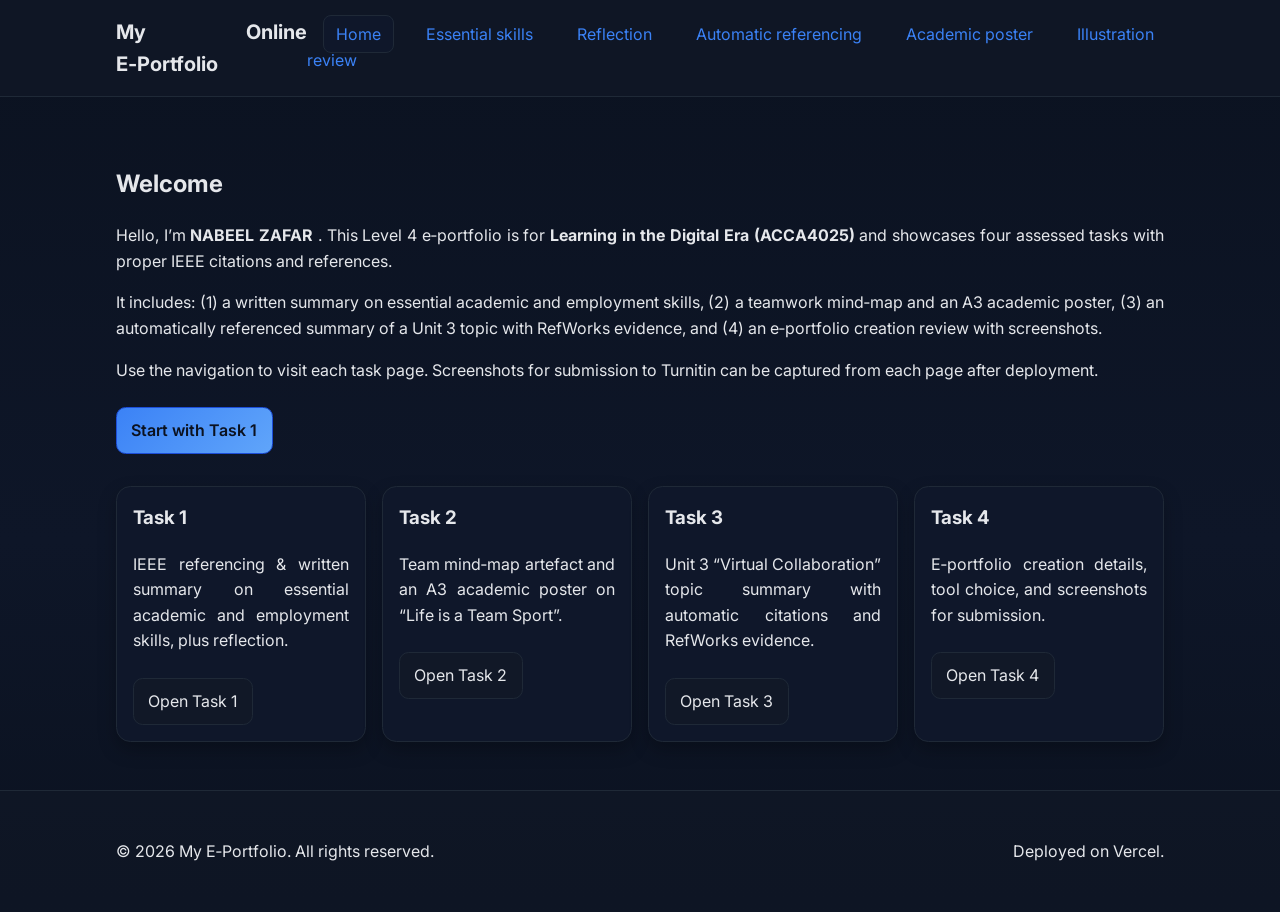
<file: index.html>
<!DOCTYPE html>
<html lang="en">
<head>
  <meta charset="UTF-8" />
  <meta name="viewport" content="width=device-width, initial-scale=1" />
  <title>E‑Portfolio | Home</title>
  <meta name="description" content="Online e‑portfolio with tasks on academic skills, teamwork, virtual collaboration, and portfolio review." />
  <link rel="preconnect" href="https://fonts.googleapis.com">
  <link rel="preconnect" href="https://fonts.gstatic.com" crossorigin>
  <link href="https://fonts.googleapis.com/css2?family=Inter:wght@400;600;700&display=swap" rel="stylesheet">
  <!-- Use the unified stylesheet -->
  <link rel="stylesheet" href="css/style.css" />
</head>
<body>
  <header class="site-header">
    <div class="container header-inner">
      <h1 class="site-title">My Online E‑Portfolio</h1>
      <nav class="site-nav" aria-label="Primary">
        <a href="index.html" aria-current="page">Home</a>
        <a href="task1.html">Essential skills</a>
        <a href="reflection.html">Reflection</a>
        <a href="task3.html">Automatic referencing</a>
        <a href="task2.html#poster">Academic poster</a>
        <a href="illustration-review.html">Illustration review</a>
      </nav>
    </div>
  </header>

  <main class="container">
    <section class="hero">
      <div class="hero-text">
        <h2>Welcome</h2>
        <!-- Replace the name below with your own -->
        <p>Hello, I’m <strong>NABEEL ZAFAR </strong>. This Level 4 e‑portfolio is for <strong>Learning in the Digital Era (ACCA4025)</strong> and showcases four assessed tasks with proper IEEE citations and references.</p>
        <p>It includes: (1) a written summary on essential academic and employment skills, (2) a teamwork mind‑map and an A3 academic poster, (3) an automatically referenced summary of a Unit 3 topic with RefWorks evidence, and (4) an e‑portfolio creation review with screenshots.</p>
        <p>Use the navigation to visit each task page. Screenshots for submission to Turnitin can be captured from each page after deployment.</p>
        <a class="btn primary" href="task1.html">Start with Task 1</a>
   
    </div>
    </section>

    <section class="cards">
      <article class="card">
        <h3>Task 1</h3>
        <p>IEEE referencing & written summary on essential academic and employment skills, plus reflection.</p>
        <a class="btn" href="task1.html">Open Task 1</a>
      </article>
      <article class="card">
        <h3>Task 2</h3>
        <p>Team mind‑map artefact and an A3 academic poster on “Life is a Team Sport”.</p>
        <a class="btn" href="task2.html">Open Task 2</a>
      </article>
      <article class="card">
        <h3>Task 3</h3>
        <p>Unit 3 “Virtual Collaboration” topic summary with automatic citations and RefWorks evidence.</p>
        <a class="btn" href="task3.html">Open Task 3</a>
      </article>
      <article class="card">
        <h3>Task 4</h3>
        <p>E‑portfolio creation details, tool choice, and screenshots for submission.</p>
        <a class="btn" href="task4.html">Open Task 4</a>
      </article>
    </section>
  </main>

  <footer class="site-footer">
    <div class="container footer-inner">
      <p>&copy; <span id="year"></span> My E‑Portfolio. All rights reserved.</p>
      <p>Deployed on Vercel.</p>
    </div>
  </footer>
  <!-- Main script adds lightbox, smooth scroll, and active nav -->
  <script src="js/script.js"></script>
</body>
</html>
</file>
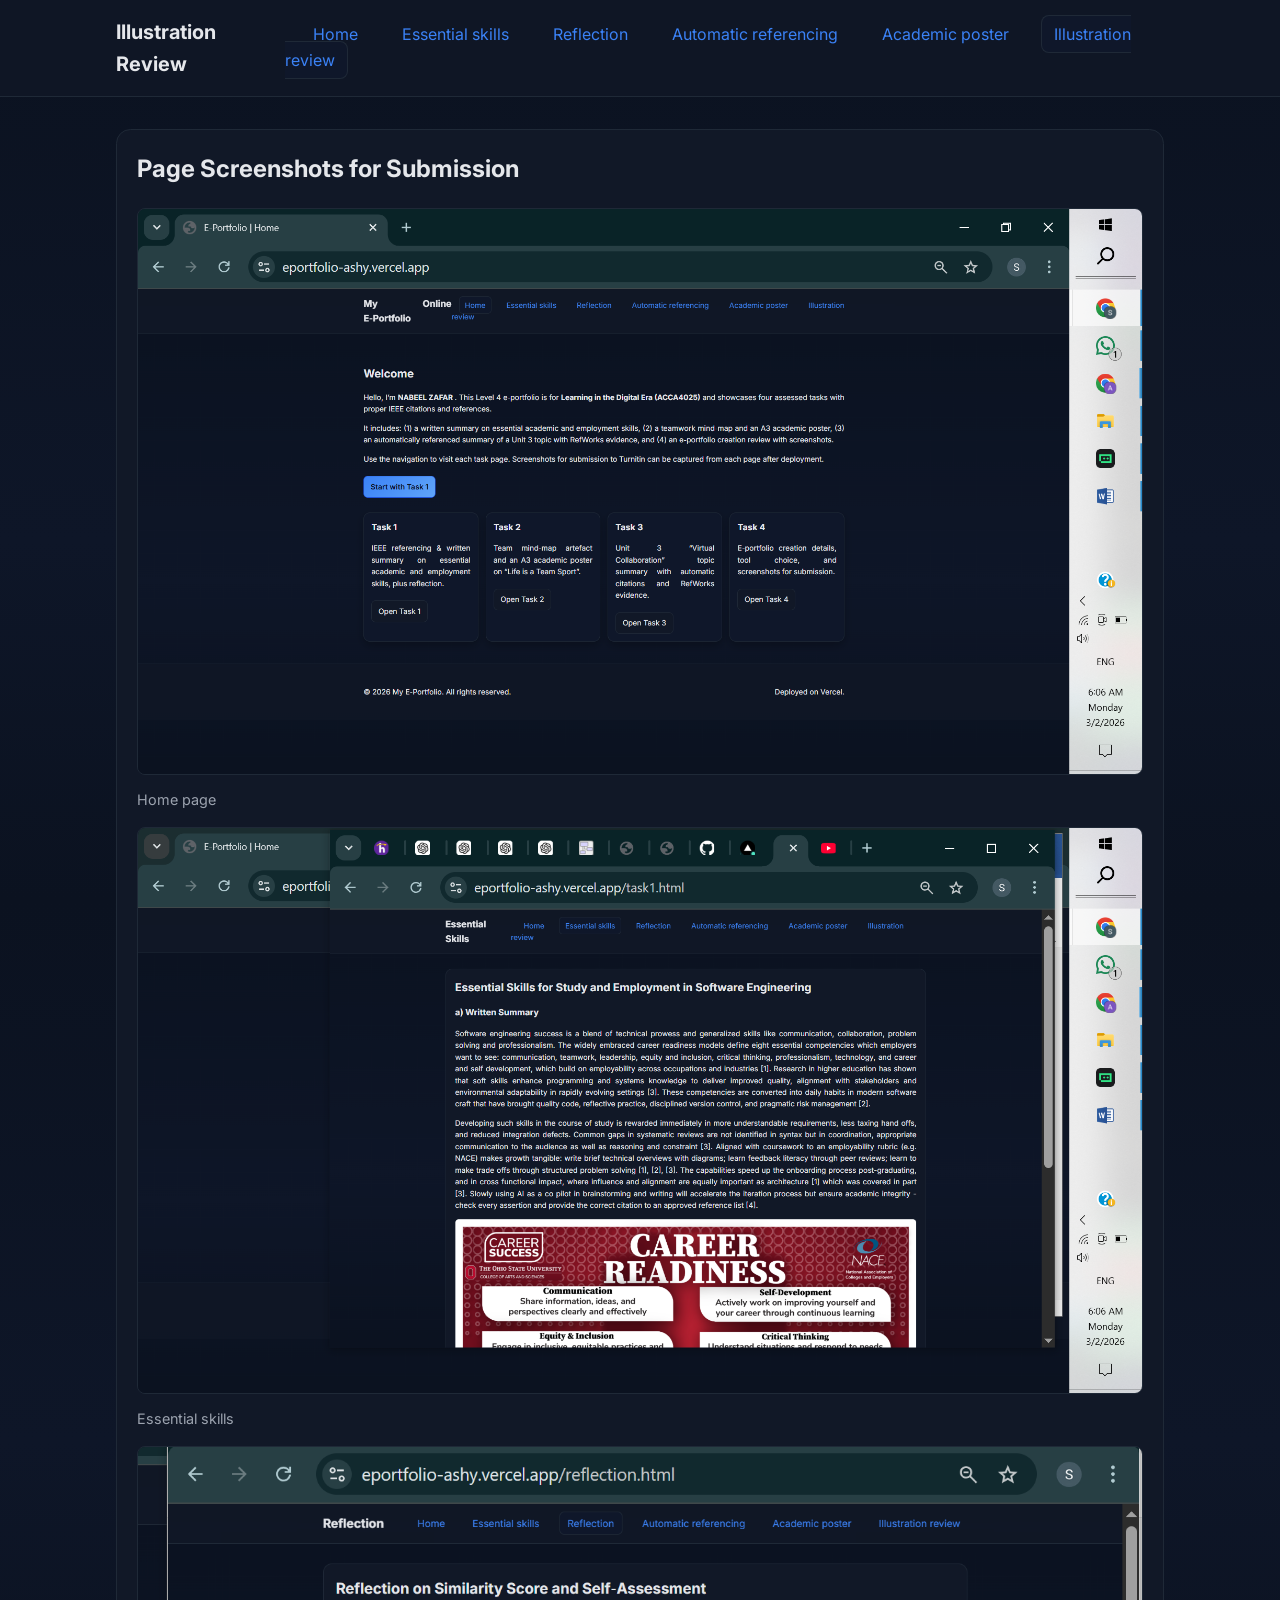
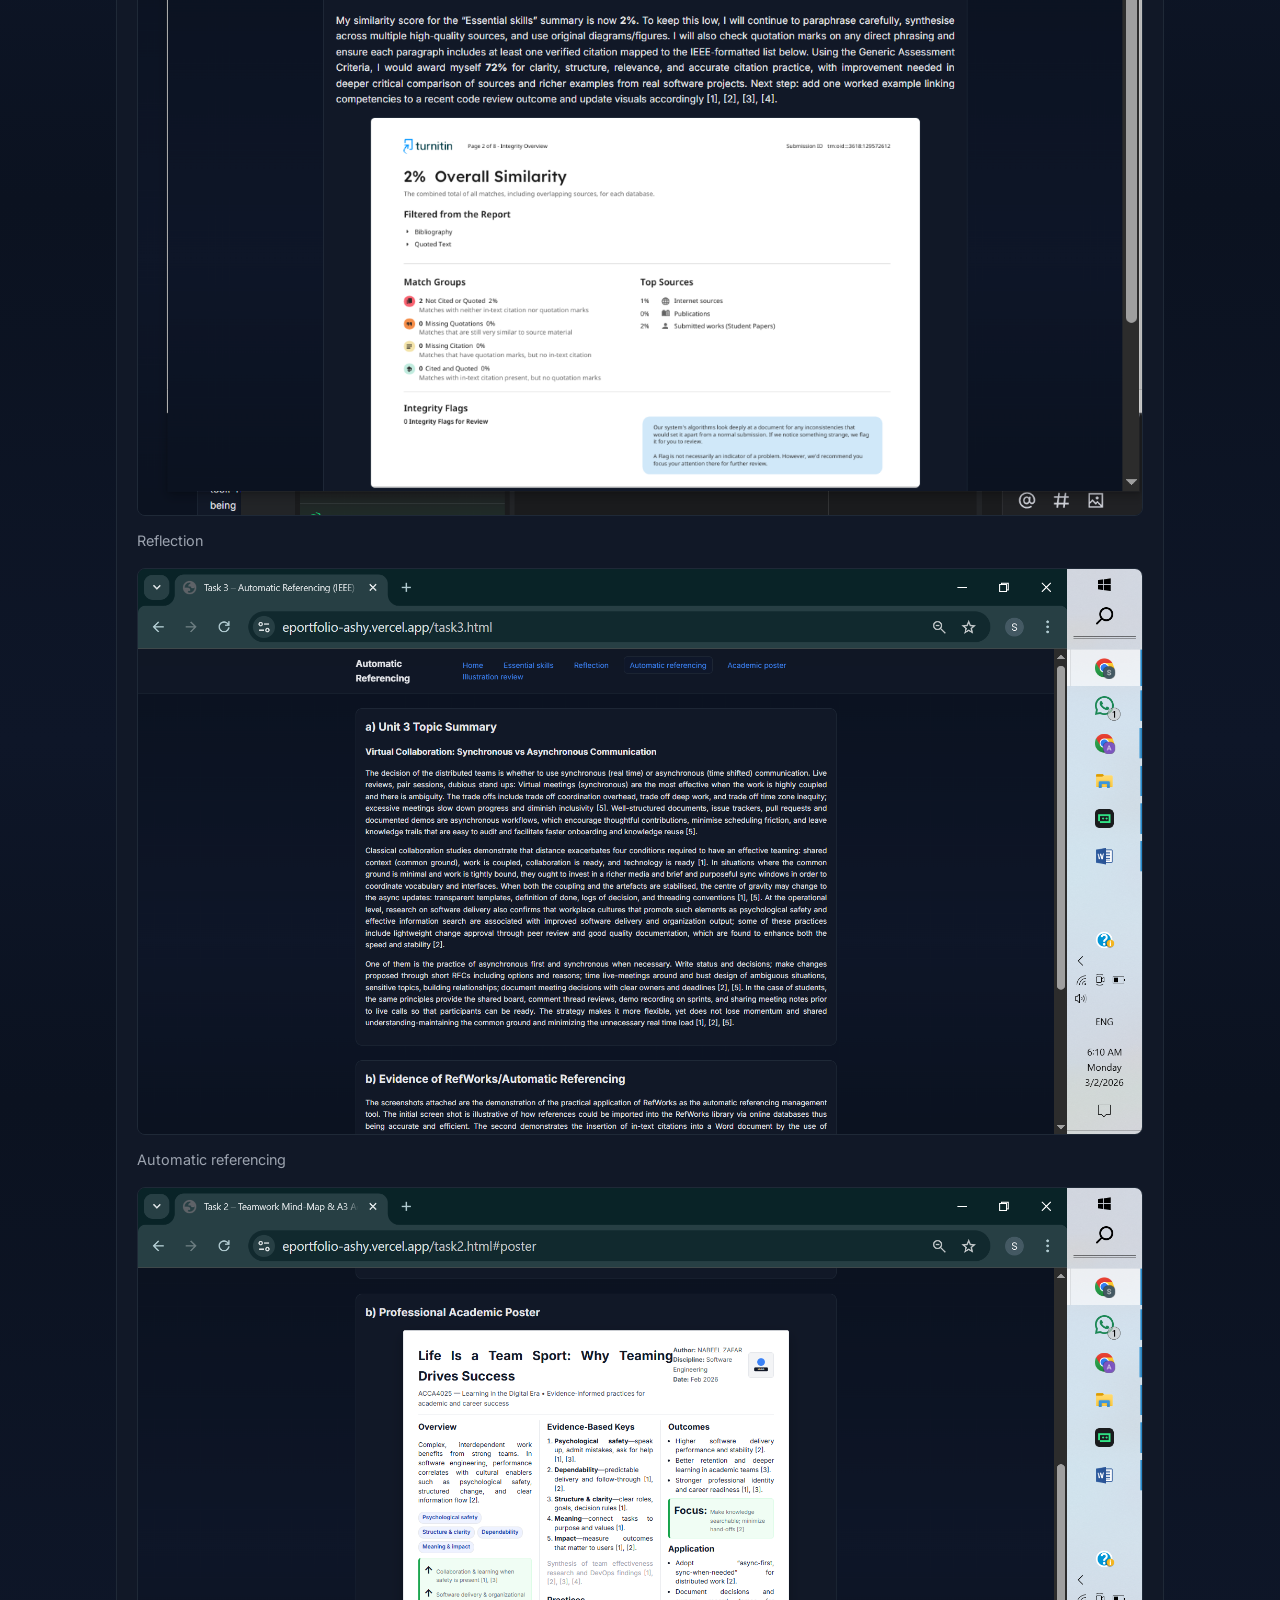
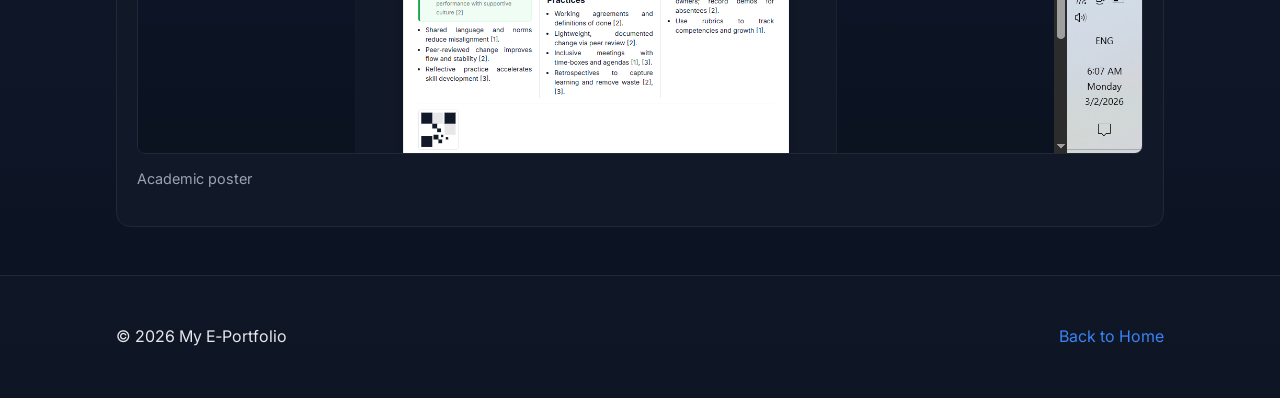
<file: illustration-review.html>
<!DOCTYPE html>
<html lang="en">
<head>
  <meta charset="UTF-8" />
  <meta name="viewport" content="width=device-width, initial-scale=1" />
  <title>Illustration Review</title>
  <link rel="preconnect" href="https://fonts.googleapis.com">
  <link rel="preconnect" href="https://fonts.gstatic.com" crossorigin>
  <link href="https://fonts.googleapis.com/css2?family=Inter:wght@400;600;700&display=swap" rel="stylesheet">
  <link rel="stylesheet" href="css/style.css" />
</head>
<body>
  <header class="site-header">
    <div class="container header-inner">
      <h1 class="site-title">Illustration Review</h1>
      <nav class="site-nav" aria-label="Primary">
        <a href="index.html">Home</a>
        <a href="task1.html">Essential skills</a>
        <a href="reflection.html">Reflection</a>
        <a href="task3.html">Automatic referencing</a>
        <a href="task2.html#poster">Academic poster</a>
        <a href="illustration-review.html" aria-current="page">Illustration review</a>
      </nav>
    </div>
  </header>

  <main class="container">
    <section class="content">
      <h2>Page Screenshots for Submission</h2>
      <div class="figure">
        <img src="home.png" alt="Home page screenshot" data-lightbox>
        <div class="caption">Home page</div>
      </div>
      <div class="figure">
        <img src="es.png" alt="Essential skills page screenshot" data-lightbox>
        <div class="caption">Essential skills</div>
      </div>
      <div class="figure">
        <img src="ref.png" alt="Reflection page screenshot" data-lightbox>
        <div class="caption">Reflection</div>
      </div>
      <div class="figure">
        <img src="au.png" alt="Automatic referencing page screenshot" data-lightbox>
        <div class="caption">Automatic referencing</div>
      </div>
      <div class="figure">
        <img src="pos.png" alt="Academic poster page screenshot" data-lightbox>
        <div class="caption">Academic poster</div>
      </div>
    </section>
  </main>

  <footer class="site-footer">
    <div class="container footer-inner">
      <p>&copy; <span id="year"></span> My E‑Portfolio</p>
      <p><a href="index.html">Back to Home</a></p>
    </div>
  </footer>
  <script src="js/script.js"></script>
</body>
</html>
</file>
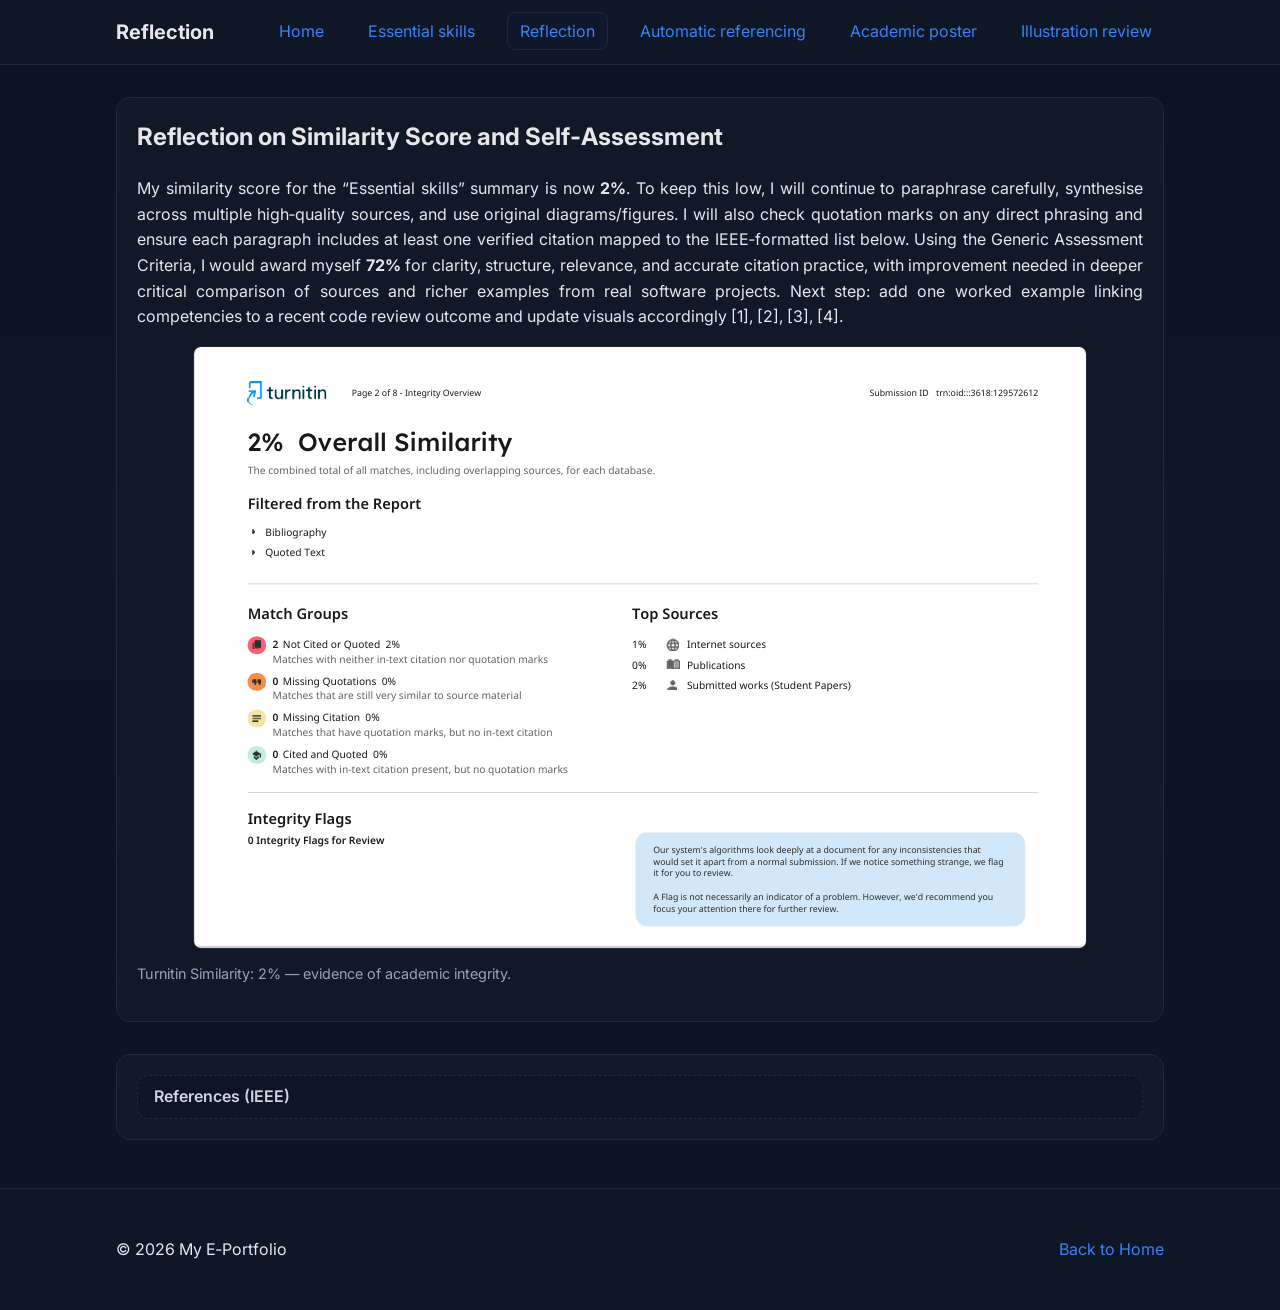
<file: reflection.html>
<!DOCTYPE html>
<html lang="en">
<head>
  <meta charset="UTF-8" />
  <meta name="viewport" content="width=device-width, initial-scale=1" />
  <title>Reflection – Similarity & Self‑Assessment</title>
  <link rel="preconnect" href="https://fonts.googleapis.com">
  <link rel="preconnect" href="https://fonts.gstatic.com" crossorigin>
  <link href="https://fonts.googleapis.com/css2?family=Inter:wght@400;600;700&display=swap" rel="stylesheet">
  <link rel="stylesheet" href="css/style.css" />
  <meta name="description" content="Reflection on similarity score and self‑assessment using Generic Assessment Criteria." />
</head>
<body>
  <header class="site-header">
    <div class="container header-inner">
      <h1 class="site-title">Reflection</h1>
      <nav class="site-nav" aria-label="Primary">
        <a href="index.html">Home</a>
        <a href="task1.html">Essential skills</a>
        <a href="reflection.html" aria-current="page">Reflection</a>
        <a href="task3.html">Automatic referencing</a>
        <a href="task2.html#poster">Academic poster</a>
        <a href="illustration-review.html">Illustration review</a>
      </nav>
    </div>
  </header>

  <main class="container">
    <section class="content">
      <h2>Reflection on Similarity Score and Self‑Assessment</h2>
      <p>
        My similarity score for the “Essential skills” summary is now <strong>2%</strong>. To keep this low, I will continue to paraphrase carefully, synthesise across multiple high‑quality sources, and use original diagrams/figures. I will also check quotation marks on any direct phrasing and ensure each paragraph includes at least one verified citation mapped to the IEEE‑formatted list below. Using the Generic Assessment Criteria, I would award myself <strong>72%</strong> for clarity, structure, relevance, and accurate citation practice, with improvement needed in deeper critical comparison of sources and richer examples from real software projects. Next step: add one worked example linking competencies to a recent code review outcome and update visuals accordingly [1], [2], [3], [4].
      </p>
      <div class="figure">
        <!-- Save your Turnitin screenshot as /images/turnitin-2pct.png -->
        <img src="images/turnitin-2pct.png" alt="Turnitin report showing 2% overall similarity" data-lightbox>
        <div class="caption">Turnitin Similarity: 2% — evidence of academic integrity.</div>
      </div>
    </section>

    <section class="content references">
      <details class="refs">
      <summary>References (IEEE)</summary>
      <ol>
        <li>
          National Association of Colleges and Employers (NACE), “Career Readiness Competencies (Revised Apr. 2024),” 2024. [Online]. Available:
          <a href="https://www.naceweb.org/docs/default-source/default-document-library/2024/resources/nace-career-readiness-competencies-revised-apr-2024.pdf" target="_blank" rel="noopener">https://www.naceweb.org/.../nace-career-readiness-competencies-revised-apr-2024.pdf</a>
        </li>
        <li>
          A. Hunt and D. Thomas, <em>The Pragmatic Programmer: Your Journey to Mastery</em>, 2nd ed. Boston, MA, USA: Addison‑Wesley, 2019.
        </li>
        <li>
          F. S. Mohammed <em>et&nbsp;al.</em>, “A Systematic Literature Review of Soft Skills in Information Technology Higher Education,” <em>Behavioral Sciences</em>, vol. 14, no. 10, p. 894, Oct. 2024. doi:
          <a href="https://doi.org/10.3390/bs14100894" target="_blank" rel="noopener">10.3390/bs14100894</a>.
        </li>
        <li>
          OpenAI ChatGPT, personal communication, Feb. 2026. [Online]. Available:
          <a href="https://openai.com/chatgpt" target="_blank" rel="noopener">https://openai.com/chatgpt</a>
        </li>
      </ol>
      </details>
    </section>
  </main>

  <footer class="site-footer">
    <div class="container footer-inner">
      <p>&copy; <span id="year"></span> My E‑Portfolio</p>
      <p><a href="index.html">Back to Home</a></p>
    </div>
  </footer>
  <script src="js/script.js"></script>
</body>
</html>
</file>
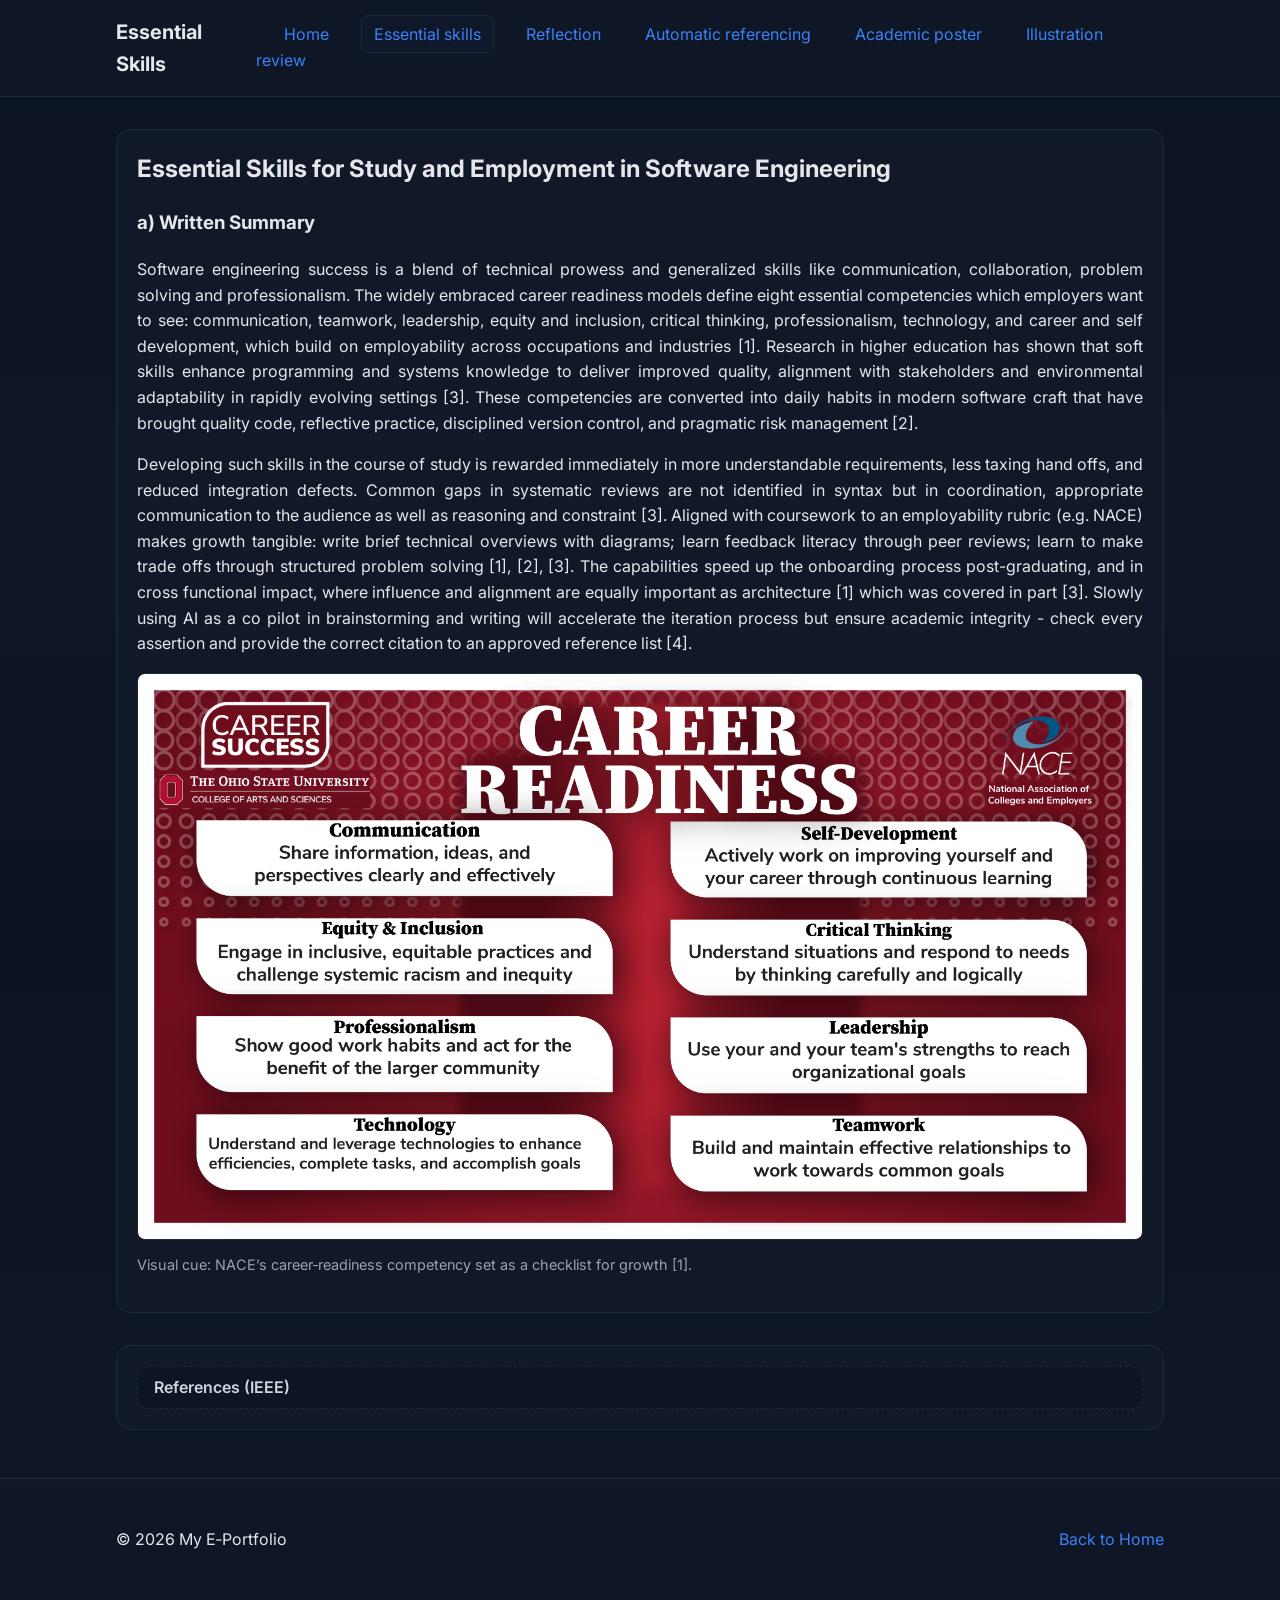
<file: task1.html>
<!DOCTYPE html>
<html lang="en">
<head>
  <meta charset="UTF-8" />
  <meta name="viewport" content="width=device-width, initial-scale=1" />
  <title>Task 1 – Essential Academic & Employment Skills (IEEE)</title>
  <link rel="preconnect" href="https://fonts.googleapis.com">
  <link rel="preconnect" href="https://fonts.gstatic.com" crossorigin>
  <link href="https://fonts.googleapis.com/css2?family=Inter:wght@400;600;700&display=swap" rel="stylesheet">
  <!-- Main stylesheet -->
  <link rel="stylesheet" href="css/style.css" />
</head>
<body>
  <header class="site-header">
    <div class="container header-inner">
      <h1 class="site-title">Essential Skills</h1>
      <nav class="site-nav" aria-label="Primary">
        <a href="index.html">Home</a>
        <a href="task1.html" aria-current="page">Essential skills</a>
        <a href="reflection.html">Reflection</a>
        <a href="task3.html">Automatic referencing</a>
        <a href="task2.html#poster">Academic poster</a>
        <a href="illustration-review.html">Illustration review</a>
      </nav>
    </div>
  </header>

  <main class="container">
    <section class="content">
      <h2>Essential Skills for Study and Employment in Software Engineering</h2>
     
      <h3>a) Written Summary </h3>
      <p>Software engineering success is a blend of technical prowess and generalized skills like communication, collaboration, problem solving and professionalism. The widely embraced career readiness models define eight essential competencies which employers want to see: communication, teamwork, leadership, equity and inclusion, critical thinking, professionalism, technology, and career and self development, which build on employability across occupations and industries [1]. Research in higher education has shown that soft skills enhance programming and systems knowledge to deliver improved quality, alignment with stakeholders and environmental adaptability in rapidly evolving settings [3]. These competencies are converted into daily habits in modern software craft that have brought quality code, reflective practice, disciplined version control, and pragmatic risk management [2].</p>
      <p>Developing such skills in the course of study is rewarded immediately in more understandable requirements, less taxing hand offs, and reduced integration defects. Common gaps in systematic reviews are not identified in syntax but in coordination, appropriate communication to the audience as well as reasoning and constraint [3]. Aligned with coursework to an employability rubric (e.g. NACE) makes growth tangible: write brief technical overviews with diagrams; learn feedback literacy through peer reviews; learn to make trade offs through structured problem solving [1], [2], [3]. The capabilities speed up the onboarding process post-graduating, and in cross functional impact, where influence and alignment are equally important as architecture [1] which was covered in part [3]. Slowly using AI as a co pilot in brainstorming and writing will accelerate the iteration process but ensure academic integrity - check every assertion and provide the correct citation to an approved reference list [4].</p>
    
      <div class="figure">
        <!-- Add a second image or figure here -->
        <img src="images/task1.png" alt="NACE competencies banner illustration" data-lightbox>
        <div class="caption">Visual cue: NACE’s career‑readiness competency set as a checklist for growth [1].</div>
      </div>

      
    </section>

    <section class="content references">
      <!-- Click to view the reference list -->
      <details class="refs">
      <summary>References (IEEE)</summary>
      <ol>
        <li>
          National Association of Colleges and Employers (NACE), “Career Readiness Competencies (Revised Apr. 2024),” 2024. [Online]. Available: 
          <a href="https://www.naceweb.org/docs/default-source/default-document-library/2024/resources/nace-career-readiness-competencies-revised-apr-2024.pdf" target="_blank" rel="noopener">https://www.naceweb.org/.../nace-career-readiness-competencies-revised-apr-2024.pdf</a>
        </li>
        <li>
          A. Hunt and D. Thomas, <em>The Pragmatic Programmer: Your Journey to Mastery</em>, 20th Anniversary ed., 2nd ed. Boston, MA, USA: Addison‑Wesley Professional, 2019. [Online]. Available:
          <a href="https://pragprog.com/titles/tpp20/the-pragmatic-programmer-20th-anniversary-edition/" target="_blank" rel="noopener">https://pragprog.com/titles/tpp20/</a>
        </li>
        <li>
          F. S. Mohammed <em>et&nbsp;al.</em>, “A Systematic Literature Review of Soft Skills in Information Technology Higher Education,” <em>Behavioral Sciences</em>, vol. 14, no. 10, p. 894, Oct. 2024. doi: 
          <a href="https://doi.org/10.3390/bs14100894" target="_blank" rel="noopener">10.3390/bs14100894</a>. [Online]. Available:
          <a href="https://pmc.ncbi.nlm.nih.gov/articles/PMC11505522/" target="_blank" rel="noopener">https://pmc.ncbi.nlm.nih.gov/articles/PMC11505522/</a>
        </li>
        <li>
          OpenAI ChatGPT, personal communication, Feb. 2026. [Online]. Available:
          <a href="https://openai.com/chatgpt" target="_blank" rel="noopener">https://openai.com/chatgpt</a>
        </li>
      </ol>
      </details>
    </section>
  </main>

  <footer class="site-footer">
    <div class="container footer-inner">
      <p>&copy; <span id="year"></span> My E‑Portfolio</p>
      <p><a href="index.html">Back to Home</a></p>
    </div>
  </footer>
  <!-- Interactivity (lightbox, active nav) -->
  <script src="js/script.js"></script>
</body>
</html>
</file>
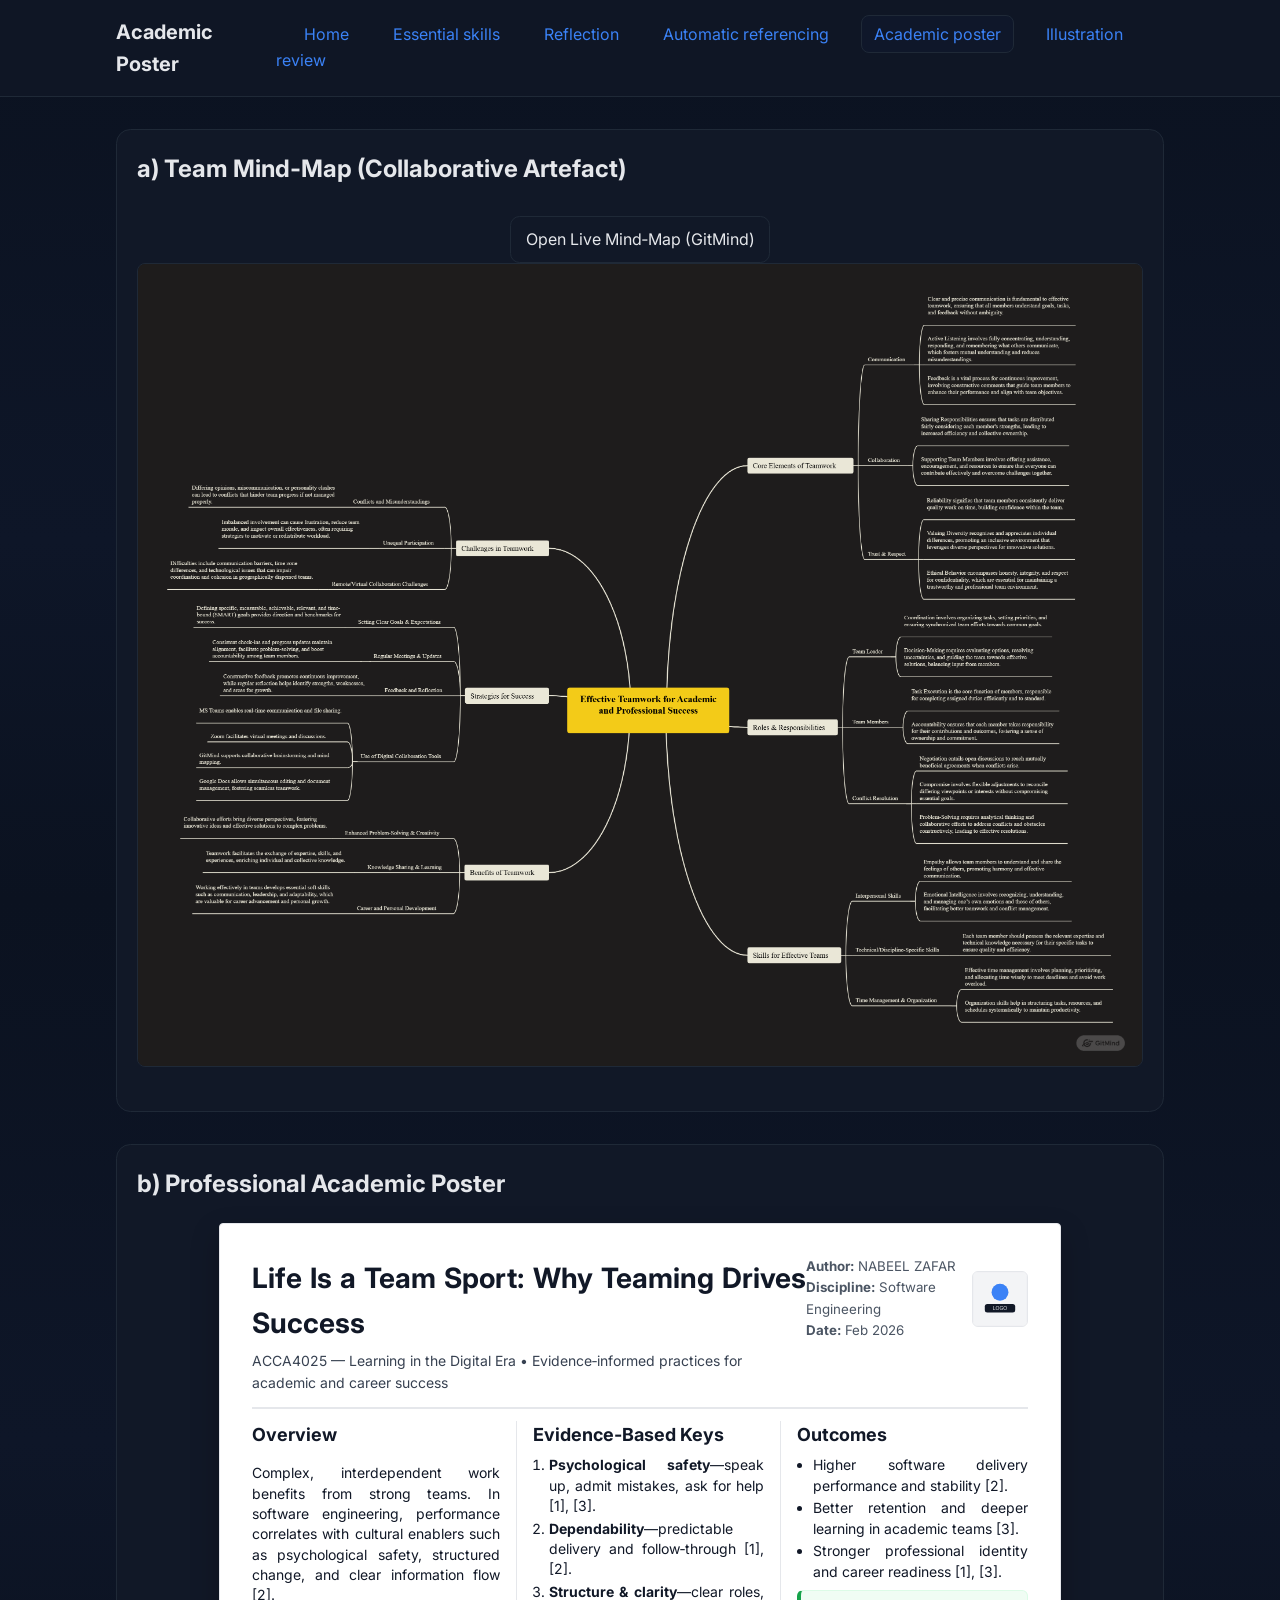
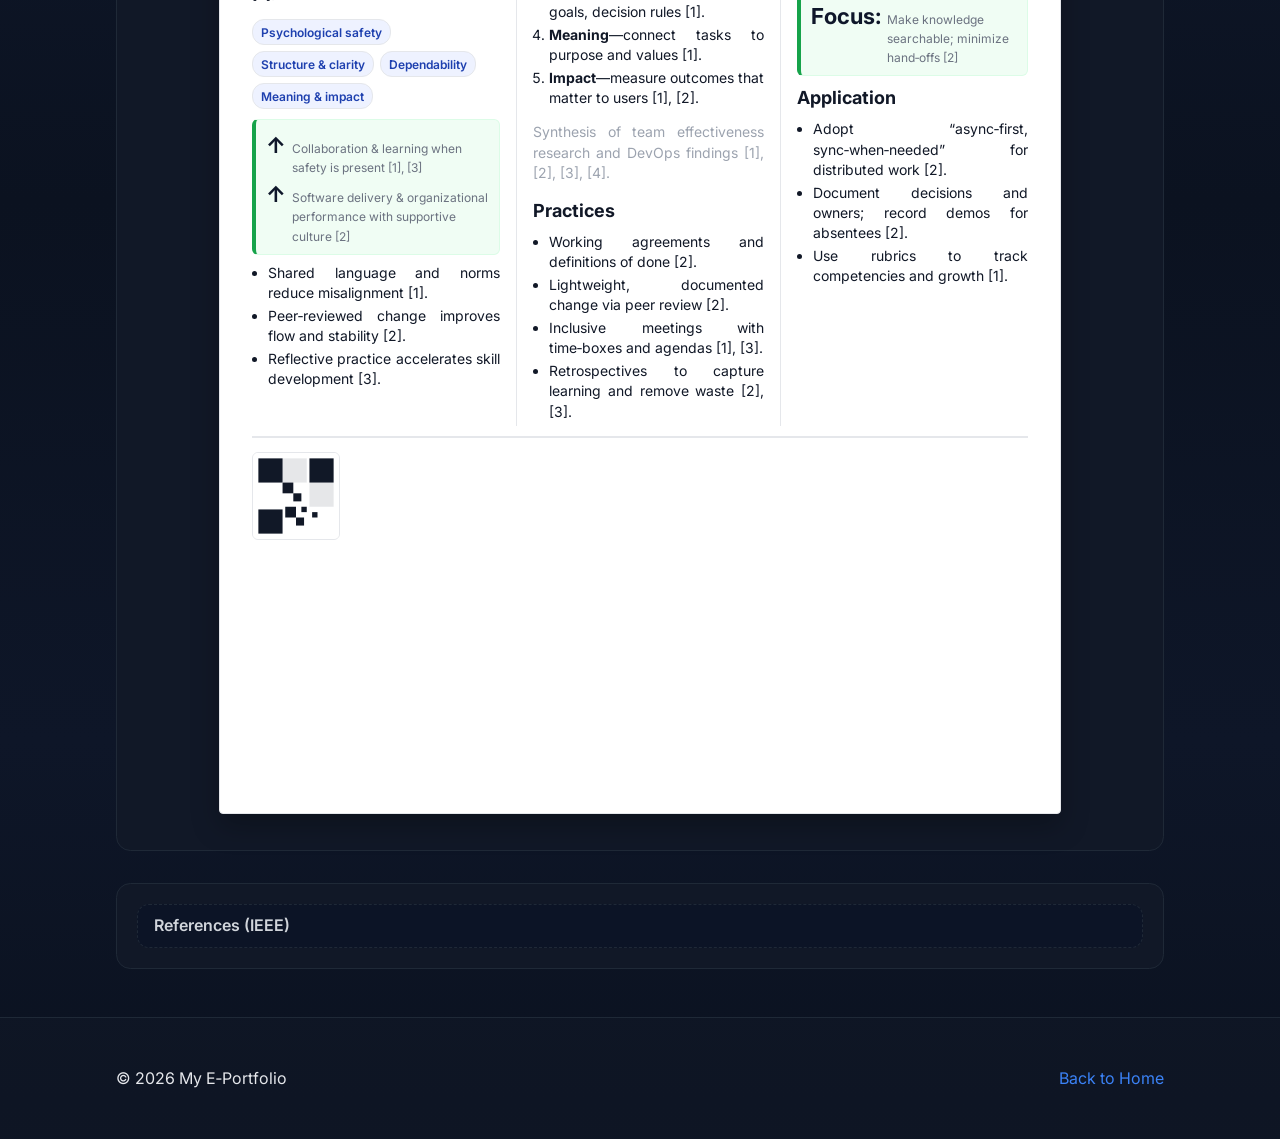
<file: task2.html>
<!DOCTYPE html>
<html lang="en">
<head>
  <meta charset="UTF-8" />
  <meta name="viewport" content="width=device-width, initial-scale=1" />
  <title>Task 2 – Teamwork Mind‑Map & A3 Academic Poster</title>
  <link rel="preconnect" href="https://fonts.googleapis.com">
  <link rel="preconnect" href="https://fonts.gstatic.com" crossorigin>
  <link href="https://fonts.googleapis.com/css2?family=Inter:wght@400;600;700&display=swap" rel="stylesheet">
  <!-- Stylesheet for the whole portfolio -->
  <link rel="stylesheet" href="css/style.css" />
</head>
<body>
  <header class="site-header">
    <div class="container header-inner">
      <h1 class="site-title">Academic Poster</h1>
      <nav class="site-nav" aria-label="Primary">
        <a href="index.html">Home</a>
        <a href="task1.html">Essential skills</a>
        <a href="reflection.html">Reflection</a>
        <a href="task3.html">Automatic referencing</a>
        <a href="task2.html#poster" aria-current="page">Academic poster</a>
        <a href="illustration-review.html">Illustration review</a>
      </nav>
    </div>
  </header>

  <main class="container">
    <section class="content">
      <h2>a) Team Mind‑Map (Collaborative Artefact)</h2>
     
      <div class="figure">
        <!-- Add your exported mind‑map image here (PNG/JPG) -->
        <a class="btn" href="https://gitmind.com/app/docs/mm9r83ba" target="_blank" rel="noopener">Open Live Mind‑Map (GitMind)</a>
        <img src="images/mindmap.png" alt="Mind‑map image (exported)" data-lightbox>
      </div>
    </section>

    <section class="content">
      <h2 id="poster">b) Professional Academic Poster</h2>
      <div class="poster-frame" aria-label="A3 academic poster">
        <div class="poster-header">
          <div>
            <h2>Life Is a Team Sport: Why Teaming Drives Success</h2>
            <div class="poster-subtitle">ACCA4025 — Learning in the Digital Era • Evidence‑informed practices for academic and career success</div>
          </div>
          <div class="poster-meta">
            <div>
              <small><strong>Author:</strong> NABEEL ZAFAR</small>
              <small><strong>Discipline:</strong> Software Engineering</small>
              <small><strong>Date:</strong> Feb 2026</small>
            </div>
            <img class="poster-logo" src="images/placeholder-logo.svg" alt="Institution logo">
          </div>
        </div>
        <div class="poster-grid">
          <section class="poster-section">
            <h3>Overview</h3>
            <p>Complex, interdependent work benefits from strong teams. In software engineering, performance correlates with cultural enablers such as psychological safety, structured change, and clear information flow [2].</p>
            <div class="poster-chipbar">
              <span class="chip">Psychological safety</span>
              <span class="chip">Structure & clarity</span>
              <span class="chip">Dependability</span>
              <span class="chip">Meaning & impact</span>
            </div>
            <div class="callout">
              <div class="metric"><span class="value">↑</span><span class="label">Collaboration & learning when safety is present [1], [3]</span></div>
              <div class="metric"><span class="value">↑</span><span class="label">Software delivery & organizational performance with supportive culture [2]</span></div>
            </div>
            <ul class="list-tight">
              <li>Shared language and norms reduce misalignment [1].</li>
              <li>Peer‑reviewed change improves flow and stability [2].</li>
              <li>Reflective practice accelerates skill development [3].</li>
            </ul>
          </section>
          <section class="poster-section col-sep">
            <h3>Evidence‑Based Keys</h3>
            <ol class="list-tight">
              <li><strong>Psychological safety</strong>—speak up, admit mistakes, ask for help [1], [3].</li>
              <li><strong>Dependability</strong>—predictable delivery and follow‑through [1], [2].</li>
              <li><strong>Structure & clarity</strong>—clear roles, goals, decision rules [1].</li>
              <li><strong>Meaning</strong>—connect tasks to purpose and values [1].</li>
              <li><strong>Impact</strong>—measure outcomes that matter to users [1], [2].</li>
            </ol>
            <p class="caption">Synthesis of team effectiveness research and DevOps findings [1], [2], [3], [4].</p>
            <h3>Practices</h3>
            <ul class="list-tight">
              <li>Working agreements and definitions of done [2].</li>
              <li>Lightweight, documented change via peer review [2].</li>
              <li>Inclusive meetings with time‑boxes and agendas [1], [3].</li>
              <li>Retrospectives to capture learning and remove waste [2], [3].</li>
            </ul>
          </section>
          <section class="poster-section col-sep">
            <h3>Outcomes</h3>
            <ul class="list-tight">
              <li>Higher software delivery performance and stability [2].</li>
              <li>Better retention and deeper learning in academic teams [3].</li>
              <li>Stronger professional identity and career readiness [1], [3].</li>
            </ul>
            <div class="callout">
              <div class="metric"><span class="value">Focus:</span><span class="label">Make knowledge searchable; minimize hand‑offs [2]</span></div>
            </div>
            <h3>Application</h3>
            <ul class="list-tight">
              <li>Adopt “async‑first, sync‑when‑needed” for distributed work [2].</li>
              <li>Document decisions and owners; record demos for absentees [2].</li>
              <li>Use rubrics to track competencies and growth [1].</li>
            </ul>
          </section>
        </div>
        <div class="poster-refs">
          <div class="poster-footer">
           
            <img class="qr" src="images/placeholder-qr.svg" alt="QR code to e‑portfolio">
          </div>
        </div>
      </div>
    </section>

    <section class="content references">
      <!-- References are collapsible; click to expand -->
      <details class="refs">
      <summary>References (IEEE)</summary>
      <ol>
        <li>
          State of Michigan, “The Five Keys to a Successful Google Team,” 2020. [Online]. Available:
          <a href="https://www.michigan.gov/-/media/Project/Websites/mdhhs/Folder4/Folder10/Folder3/Folder110/Folder2/Folder210/Folder1/Folder310/Google-and-Psychological-Safety.pdf" target="_blank" rel="noopener">https://www.michigan.gov/.../Google-and-Psychological-Safety.pdf</a>
        </li>
        <li>
          N. Forsgren, J. Humble, G. Kim, and M. Lewis, “2019 Accelerate State of DevOps Report,” DORA/Google Cloud, 2019. [Online]. Available:
          <a href="https://dora.dev/research/2019/dora-report/2019-dora-accelerate-state-of-devops-report.pdf" target="_blank" rel="noopener">https://dora.dev/.../2019-dora-accelerate-state-of-devops-report.pdf</a>
        </li>
        <li>
          F. S. Mohammed <em>et&nbsp;al.</em>, “A Systematic Literature Review of Soft Skills in Information Technology Higher Education,” <em>Behavioral Sciences</em>, vol. 14, no. 10, p. 894, Oct. 2024. doi:
          <a href="https://doi.org/10.3390/bs14100894" target="_blank" rel="noopener">10.3390/bs14100894</a>.
        </li>
        <li>
          A. C. Edmondson, “Psychological Safety and Learning Behavior in Work Teams,” <em>Administrative Science Quarterly</em>, vol. 44, no. 2, pp. 350–383, 1999. doi:
          <a href="https://doi.org/10.2307/2666999" target="_blank" rel="noopener">10.2307/2666999</a>.
        </li>
      </ol>
      </details>
    </section>
  </main>

  <footer class="site-footer">
    <div class="container footer-inner">
      <p>&copy; <span id="year"></span> My E‑Portfolio</p>
      <p><a href="index.html">Back to Home</a></p>
    </div>
  </footer>
  <!-- Main interactivity (lightbox, active nav) -->
  <script src="js/script.js"></script>
</body>
</html>
</file>
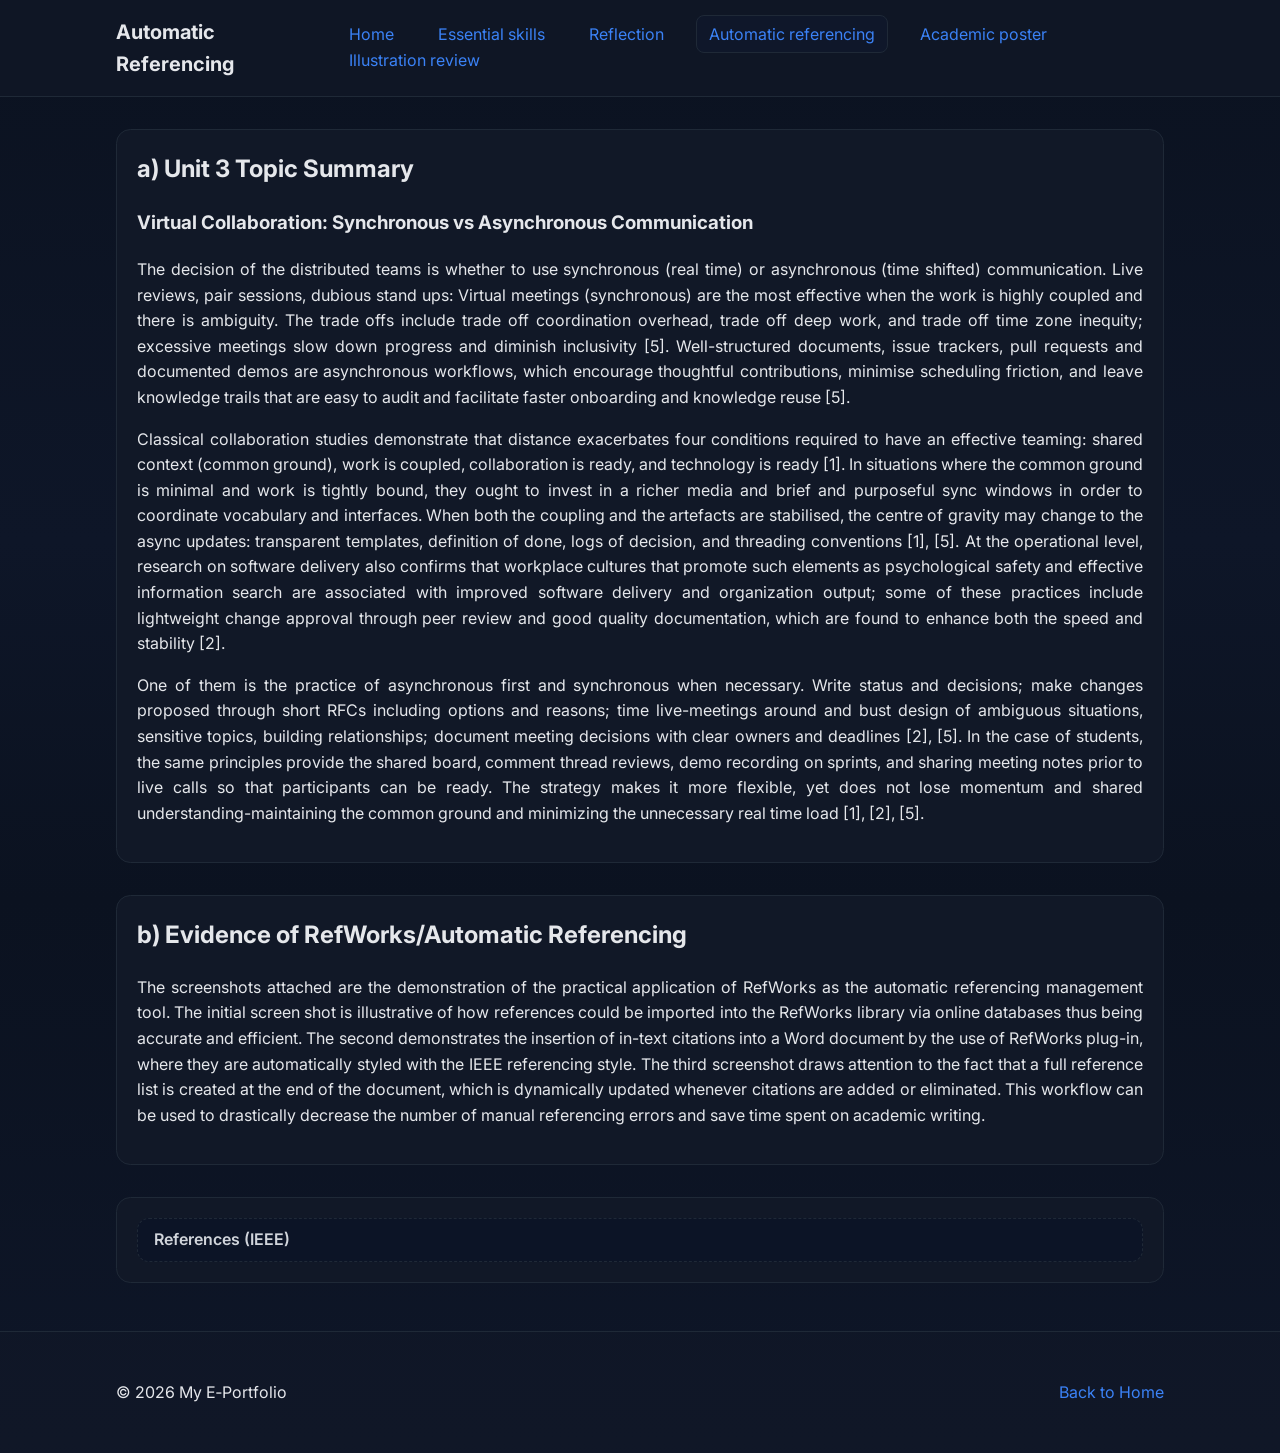
<file: task3.html>
<!DOCTYPE html>
<html lang="en">
<head>
  <meta charset="UTF-8" />
  <meta name="viewport" content="width=device-width, initial-scale=1" />
  <title>Task 3 – Automatic Referencing (IEEE) & RefWorks Evidence</title>
  <link rel="preconnect" href="https://fonts.googleapis.com">
  <link rel="preconnect" href="https://fonts.gstatic.com" crossorigin>
  <link href="https://fonts.googleapis.com/css2?family=Inter:wght@400;600;700&display=swap" rel="stylesheet">
  <!-- Portfolio stylesheet -->
  <link rel="stylesheet" href="css/style.css" />
</head>
<body>
  <header class="site-header">
    <div class="container header-inner">
      <h1 class="site-title">Automatic Referencing</h1>
      <nav class="site-nav" aria-label="Primary">
        <a href="index.html">Home</a>
        <a href="task1.html">Essential skills</a>
        <a href="reflection.html">Reflection</a>
        <a href="task3.html" aria-current="page">Automatic referencing</a>
        <a href="task2.html#poster">Academic poster</a>
        <a href="illustration-review.html">Illustration review</a>
      </nav>
    </div>
  </header>

  <main class="container">
    <section class="content">
      <h2>a) Unit 3 Topic Summary </h2>
      <h3>Virtual Collaboration: Synchronous vs Asynchronous Communication</h3>
      <p>The decision of the distributed teams is whether to use synchronous (real time) or asynchronous (time shifted) communication. Live reviews, pair sessions, dubious stand ups: Virtual meetings (synchronous) are the most effective when the work is highly coupled and there is ambiguity. The trade offs include trade off coordination overhead, trade off deep work, and trade off time zone inequity; excessive meetings slow down progress and diminish inclusivity [5]. Well-structured documents, issue trackers, pull requests and documented demos are asynchronous workflows, which encourage thoughtful contributions, minimise scheduling friction, and leave knowledge trails that are easy to audit and facilitate faster onboarding and knowledge reuse [5].</p>
      <p>Classical collaboration studies demonstrate that distance exacerbates four conditions required to have an effective teaming: shared context (common ground), work is coupled, collaboration is ready, and technology is ready [1]. In situations where the common ground is minimal and work is tightly bound, they ought to invest in a richer media and brief and purposeful sync windows in order to coordinate vocabulary and interfaces. When both the coupling and the artefacts are stabilised, the centre of gravity may change to the async updates: transparent templates, definition of done, logs of decision, and threading conventions [1], [5]. At the operational level, research on software delivery also confirms that workplace cultures that promote such elements as psychological safety and effective information search are associated with improved software delivery and organization output; some of these practices include lightweight change approval through peer review and good quality documentation, which are found to enhance both the speed and stability [2].</p>
      <p>One of them is the practice of asynchronous first and synchronous when necessary. Write status and decisions; make changes proposed through short RFCs including options and reasons; time live-meetings around and bust design of ambiguous situations, sensitive topics, building relationships; document meeting decisions with clear owners and deadlines [2], [5]. In the case of students, the same principles provide the shared board, comment thread reviews, demo recording on sprints, and sharing meeting notes prior to live calls so that participants can be ready. The strategy makes it more flexible, yet does not lose momentum and shared understanding-maintaining the common ground and minimizing the unnecessary real time load [1], [2], [5].</p>
    </section>

    <section class="content">
      <h2>b) Evidence of RefWorks/Automatic Referencing</h2>
  
      <p>The screenshots attached are the demonstration of the practical application of RefWorks as the automatic referencing management tool. The initial screen shot is illustrative of how references could be imported into the RefWorks library via online databases thus being accurate and efficient. The second demonstrates the insertion of in-text citations into a Word document by the use of RefWorks plug-in, where they are automatically styled with the IEEE referencing style. The third screenshot draws attention to the fact that a full reference list is created at the end of the document, which is dynamically updated whenever citations are added or eliminated. This workflow can be used to drastically decrease the number of manual referencing errors and save time spent on academic writing.</p>
     
 
    </section>

    <section class="content references">
      <details class="refs">
      <summary>References (IEEE)</summary>
      <ol>
        <li>
          G. M. Olson and J. S. Olson, “Distance Matters,” <em>Human–Computer Interaction</em>, vol. 15, no. 2–3, pp. 139–178, 2000. [Online]. Available:
          <a href="https://ics.uci.edu/~corps/phaseii/OlsonOlson-DistanceMatters-HCIJ.pdf" target="_blank" rel="noopener">https://ics.uci.edu/.../OlsonOlson-DistanceMatters-HCIJ.pdf</a>
        </li>
        <li>
          N. Forsgren, J. Humble, G. Kim, and M. Lewis, “2019 Accelerate State of DevOps Report,” DORA/Google Cloud, 2019. [Online]. Available:
          <a href="https://dora.dev/research/2019/dora-report/2019-dora-accelerate-state-of-devops-report.pdf" target="_blank" rel="noopener">https://dora.dev/.../2019-dora-accelerate-state-of-devops-report.pdf</a>
        </li>
        <li>
          A. Hunt and D. Thomas, <em>The Pragmatic Programmer: Your Journey to Mastery</em>, 2nd ed. Boston, MA, USA: Addison‑Wesley, 2019.
        </li>
        <li>
          OpenAI ChatGPT, personal communication, Feb. 2026. [Online]. Available:
          <a href="https://openai.com/chatgpt" target="_blank" rel="noopener">https://openai.com/chatgpt</a>
        </li>
        <li>
          Atlassian, “How to excel at asynchronous communication with your distributed team,” 2023. [Online]. Available:
          <a href="https://www.atlassian.com/blog/communication/asynchronous-communication-for-distributed-teams" target="_blank" rel="noopener">https://www.atlassian.com/.../asynchronous-communication-for-distributed-teams</a>
        </li>
      </ol>
      </details>
    </section>
  </main>

  <footer class="site-footer">
    <div class="container footer-inner">
      <p>&copy; <span id="year"></span> My E‑Portfolio</p>
      <p><a href="index.html">Back to Home</a></p>
    </div>
  </footer>
  <!-- Interactivity (lightbox, active nav) -->
  <script src="js/script.js"></script>
</body>
</html>
</file>
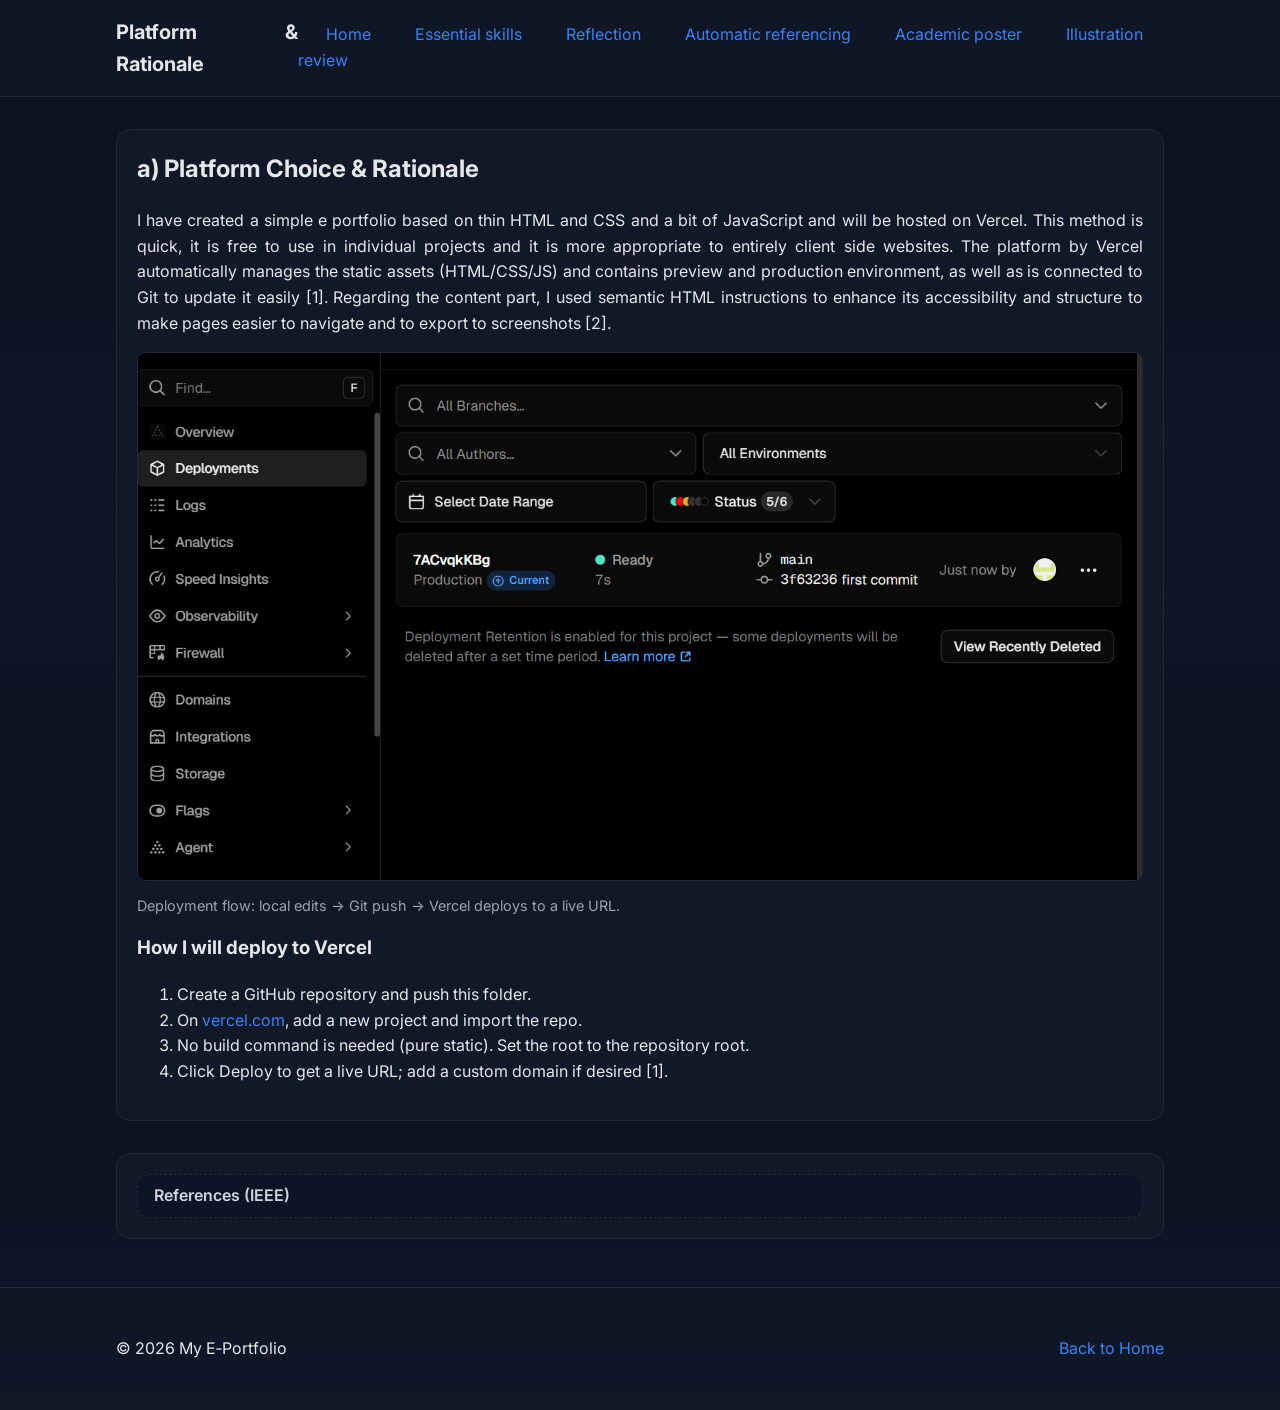
<file: task4.html>
<!DOCTYPE html>
<html lang="en">
<head>
  <meta charset="UTF-8" />
  <meta name="viewport" content="width=device-width, initial-scale=1" />
  <title>Task 4 – E‑Portfolio Creation & Review</title>
  <link rel="preconnect" href="https://fonts.googleapis.com">
  <link rel="preconnect" href="https://fonts.gstatic.com" crossorigin>
  <link href="https://fonts.googleapis.com/css2?family=Inter:wght@400;600;700&display=swap" rel="stylesheet">
  <!-- Portfolio stylesheet -->
  <link rel="stylesheet" href="css/style.css" />
</head>
<body class="justify">
  <header class="site-header">
    <div class="container header-inner">
      <h1 class="site-title">Platform & Rationale</h1>
      <nav class="site-nav" aria-label="Primary">
        <a href="index.html">Home</a>
        <a href="task1.html">Essential skills</a>
        <a href="reflection.html">Reflection</a>
        <a href="task3.html">Automatic referencing</a>
        <a href="task2.html#poster">Academic poster</a>
        <a href="illustration-review.html">Illustration review</a>
      </nav>
    </div>
  </header>

  <main class="container">
    <section class="content">
      <h2>a) Platform Choice & Rationale</h2>
      <p>I have created a simple e portfolio based on thin HTML and CSS and a bit of JavaScript and will be hosted on Vercel. This method is quick, it is free to use in individual projects and it is more appropriate to entirely client side websites. The platform by Vercel automatically manages the static assets (HTML/CSS/JS) and contains preview and production environment, as well as is connected to Git to update it easily [1]. Regarding the content part, I used semantic HTML instructions to enhance its accessibility and structure to make pages easier to navigate and to export to screenshots [2].</p>
      <div class="figure">
        <!-- Replace with your deployment flow diagram if you have one -->
        <img src="images/ev.png" alt="Deployment flow diagram placeholder" data-lightbox>
        <div class="caption">Deployment flow: local edits → Git push → Vercel deploys to a live URL.</div>
      </div>
      <h3>How I will deploy to Vercel</h3>
      <ol>
        <li>Create a GitHub repository and push this folder.</li>
        <li>On <a href="https://vercel.com" target="_blank" rel="noopener">vercel.com</a>, add a new project and import the repo.</li>
        <li>No build command is needed (pure static). Set the root to the repository root.</li>
        <li>Click Deploy to get a live URL; add a custom domain if desired [1].</li>
      </ol>
    </section>

    <section class="content references">
      <details class="refs">
      <summary>References (IEEE)</summary>
      <ol>
        <li>
          Vercel, “Deploying to Vercel,” 2026. [Online]. Available:
          <a href="https://vercel.com/docs/deployments" target="_blank" rel="noopener">https://vercel.com/docs/deployments</a>
        </li>
        <li>
          MDN Web Docs, “Semantic HTML,” 2026. [Online]. Available:
          <a href="https://developer.mozilla.org/en-US/curriculum/core/semantic-html/" target="_blank" rel="noopener">https://developer.mozilla.org/.../semantic-html/</a>
        </li>
      </ol>
      </details>
    </section>
  </main>

  <footer class="site-footer">
    <div class="container footer-inner">
      <p>&copy; <span id="year"></span> My E‑Portfolio</p>
      <p><a href="index.html">Back to Home</a></p>
    </div>
  </footer>
  <!-- Interactivity (lightbox, active nav) -->
  <script src="js/script.js"></script>
</body>
</html>
</file>
<file: css/style.css>
/* 
  Global styles for Level 4 e‑Portfolio (ACCA4025)
  Notes:
  - You can customize colors in the :root palette.
  - Add your own images in /images and update <img> src paths in HTML.
*/
:root{
  --bg:#0b1220;--panel:#111827;--text:#e5e7eb;--muted:#9ca3af;
  --brand:#3b82f6;--brand-contrast:#0b1220;--accent:#22c55e;
  --card:#0f172a;--border:#1f2937;--overlay:rgba(0,0,0,.75);
}
*{box-sizing:border-box}html,body{height:100%}
body{
  margin:0;font-family:Inter,system-ui,-apple-system,Segoe UI,Roboto,Arial,sans-serif;
  color:var(--text);
  background:linear-gradient(180deg,var(--bg),#0e1628 60%,#0b1220);
  line-height:1.6;
}
a{color:var(--brand);text-decoration:none}
a:hover{text-decoration:underline}
.container{max-width:1080px;margin:0 auto;padding:1rem}

/* Header & Navigation */
.site-header{
  background:rgba(17,24,39,.8);
  border-bottom:1px solid var(--border);
  position:sticky;top:0;backdrop-filter:blur(10px);z-index:10;
}
.header-inner{display:flex;align-items:center;justify-content:space-between}
.site-title{font-size:1.25rem;margin:0}
.site-nav a{
  margin-left:1rem;padding:.5rem .75rem;border-radius:.5rem;
  transition:background .2s ease, transform .1s ease;
}
.site-nav a[aria-current="page"]{background:var(--card);border:1px solid var(--border)}
.site-nav a:hover{background:#0e1628;transform:translateY(-1px)}

/* Hero */
.hero{display:grid;grid-template-columns:1fr;gap:2rem;padding:2rem 0 1rem}
.hero-art img{
  width:100%;height:auto;border-radius:.75rem;border:1px solid var(--border);
  box-shadow:0 10px 30px rgba(0,0,0,.35);
}
.btn{
  display:inline-block;margin-top:.5rem;padding:.6rem .9rem;background:var(--panel);
  border:1px solid var(--border);border-radius:.6rem;color:var(--text);
}
.btn.primary{
  background:linear-gradient(135deg,var(--brand),#60a5fa);border-color:#1d4ed8;
  color:var(--brand-contrast);font-weight:600;
}

/* Cards */
.cards{display:grid;grid-template-columns:repeat(4,1fr);gap:1rem;margin:1rem 0 2rem}
.card{
  background:var(--card);border:1px solid var(--border);border-radius:.9rem;padding:1rem;
  box-shadow:0 8px 18px rgba(0,0,0,.25);
}
.card h3{margin-top:0}

/* Content wrappers */
.content{
  background:var(--panel);border:1px solid var(--border);border-radius:.9rem;
  padding:1.25rem;margin:1rem 0 2rem;
}
.content h2,.content h3{margin-top:0}
.caption{color:var(--muted);font-size:.9rem}
.figure{margin:1rem 0;text-align:center}
.figure img{max-width:100%;border-radius:.5rem;border:1px solid var(--border);cursor:zoom-in}
.figure .caption{margin-top:.35rem}

/* References collapsible */
details.refs{background:#0c1426;border:1px dashed var(--border);border-radius:.75rem;padding:.5rem 1rem}
details.refs>summary{cursor:pointer;font-weight:600;color:#d1d5db;list-style:none}
details.refs[open]{padding-bottom:1rem}
details.refs ol{padding-left:1.25rem}

/* Poster frame (A3 ratio) */
.poster-frame{
  background:#fff;color:#111827;border:1px solid #e5e7eb;border-radius:.25rem;margin:1rem auto;
  width:842px;height:1191px;padding:32px;box-shadow:0 12px 28px rgba(0,0,0,.25);
}
.poster-grid{display:grid;grid-template-columns:1fr 1fr 1fr;gap:16px}
.poster-header{display:flex;align-items:flex-start;justify-content:space-between;border-bottom:2px solid #e5e7eb;margin-bottom:12px;padding-bottom:12px}
.poster-header h2{margin:0;font-size:28px}
.poster-subtitle{margin:.25rem 0 0;color:#374151;font-size:14px}
.poster-meta{display:flex;align-items:center;gap:12px}
.poster-meta small{display:block;color:#4b5563}
.poster-logo{width:56px;height:56px;border:1px solid #e5e7eb;border-radius:6px;object-fit:contain;background:#fafafa}
.poster-section h3{margin:0 0 6px;font-size:18px}
.poster-section p,.poster-section li{font-size:14px;line-height:1.45}
.poster-section .list-tight{margin:.25rem 0;padding-left:1rem}
.poster-section .list-tight li{margin:.15rem 0}
.poster-chipbar{display:flex;flex-wrap:wrap;gap:6px;margin:.4rem 0 .6rem}
.chip{display:inline-block;background:#eef2ff;border:1px solid #e5e7eb;color:#1e40af;border-radius:12px;padding:.15rem .5rem;font-size:12px;font-weight:600}
.callout{background:#f0fdf4;border:1px solid #dcfce7;border-left:4px solid #16a34a;border-radius:6px;padding:.5rem .6rem;margin:.5rem 0}
.metric{display:flex;align-items:baseline;gap:.4rem}
.metric .value{font-size:22px;font-weight:700;color:#0f172a}
.metric .label{font-size:12px;color:#6b7280}
.col-sep{border-left:1px solid #e5e7eb;padding-left:16px}
.poster-refs{border-top:2px solid #e5e7eb;margin-top:10px;padding-top:6px;font-size:13px}
.poster-footer{display:flex;align-items:center;justify-content:space-between;margin-top:8px}
.qr{width:88px;height:88px;border:1px solid #e5e7eb;border-radius:6px;background:#fafafa;object-fit:contain}

/* Lightbox */
.lightbox-overlay{
  position:fixed;inset:0;background:var(--overlay);display:none;align-items:center;justify-content:center;
  z-index:1000;padding:2rem;
}
.lightbox-overlay img{max-width:min(96vw,1400px);max-height:90vh;border-radius:.5rem;box-shadow:0 20px 60px rgba(0,0,0,.6)}
.lightbox-overlay.show{display:flex}

/* Footer */
.site-footer{border-top:1px solid var(--border);background:rgba(17,24,39,.6);padding:1rem 0}
.footer-inner{display:flex;align-items:center;justify-content:space-between}

/* Responsive */
@media (max-width:960px){
  .hero{grid-template-columns:1fr}
  .cards{grid-template-columns:repeat(2,1fr)}
  .poster-frame{width:100%;height:auto}
}
@media (max-width:560px){.cards{grid-template-columns:1fr}}

/* Page-wide text justification (apply by adding class="justify" on <body>) */
.justify p,
.justify li,
.justify .caption,
.justify h1,
.justify h2,
.justify h3,
.justify h4,
.justify h5,
.justify h6 {
  text-align: justify;
  text-justify: inter-word;
}

/* Global text justification across all pages */
body p,
body li,
body .caption,
body h1,
body h2,
body h3,
body h4,
body h5,
body h6 {
  text-align: justify;
  text-justify: inter-word;
}
</file>
